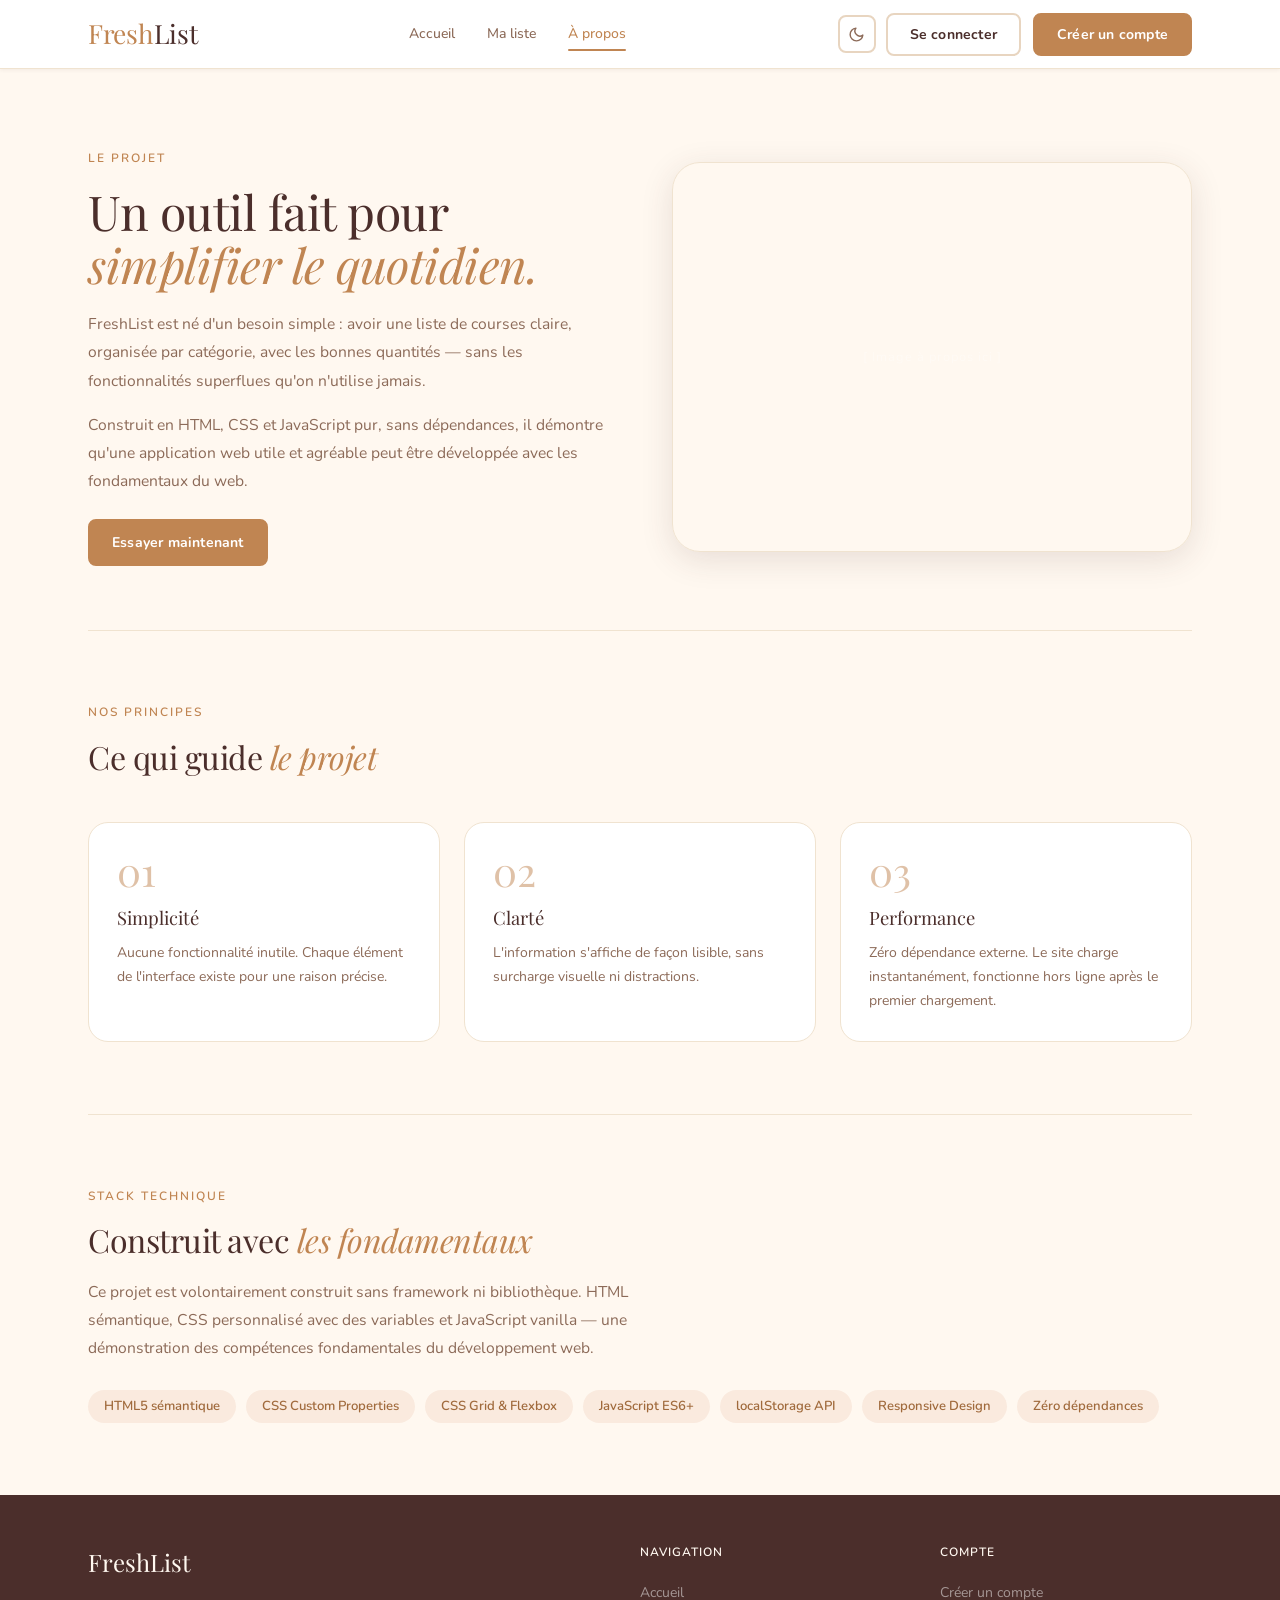
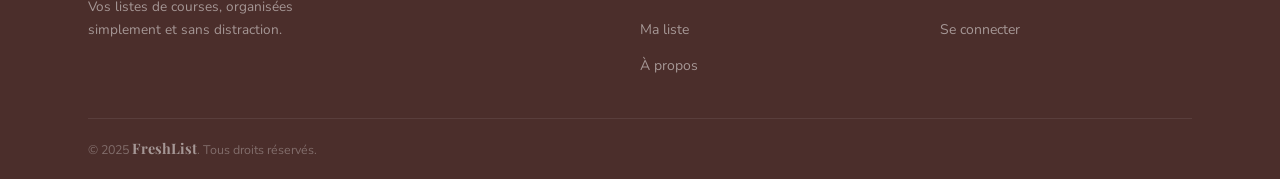
<file: about.html>
<!DOCTYPE html>
<html lang="fr">
<head>
  <script src="js/theme.js"></script>
  <meta charset="UTF-8">
  <meta name="viewport" content="width=device-width, initial-scale=1.0">
  <title>À propos — FreshList</title>
  <link rel="stylesheet" href="css/variables.css">
  <link rel="stylesheet" href="css/layout.css">
  <link rel="stylesheet" href="css/auth.css">
  <style>
    .about-hero {
      padding: 80px 0 64px;
      border-bottom: 1px solid var(--border-light);
    }
    .about-hero-grid {
      display: grid;
      grid-template-columns: 1fr 1fr;
      gap: 64px;
      align-items: center;
    }

    /* 
      ══════════════════════════════════════════════
      IMAGE À PROPOS — Hero card
      Remplace le .about-img-placeholder par :
      <img src="images/about.jpg" alt="À propos de FreshList" class="about-img">
      ══════════════════════════════════════════════
    */
    .about-img-placeholder {
      aspect-ratio: 4/3;
      background: linear-gradient(135deg, var(--cream) 0%, var(--brown-mid) 60%, var(--brown-dark) 100%);
      border-radius: var(--radius-xl);
      display: flex;
      align-items: center;
      justify-content: center;
      color: rgba(255,255,255,0.35);
      font-size: 0.8rem;
      letter-spacing: 1px;
      border: 1px solid var(--border-light);
      box-shadow: var(--shadow-md);
    }
    .about-img {
      width: 100%;
      aspect-ratio: 4/3;
      object-fit: cover;
      border-radius: var(--radius-xl);
      box-shadow: var(--shadow-md);
    }

    .about-label {
      font-size: 0.75rem;
      font-weight: 600;
      text-transform: uppercase;
      letter-spacing: 2px;
      color: var(--accent);
      margin-bottom: 16px;
    }
    .about-title {
      font-family: var(--font-display);
      font-size: clamp(2rem, 4vw, 3rem);
      font-weight: 300;
      line-height: 1.1;
      letter-spacing: -0.5px;
      margin-bottom: 20px;
    }
    .about-title em { font-style: italic; color: var(--accent); }
    .about-text { color: var(--text-muted); line-height: 1.8; margin-bottom: 16px; font-size: 0.975rem; }

    .about-section { padding: 72px 0; }
    .about-section:not(:last-child) { border-bottom: 1px solid var(--border-light); }

    .values-grid {
      display: grid;
      grid-template-columns: repeat(3, 1fr);
      gap: 24px;
      margin-top: 48px;
    }
    .value-card {
      padding: 28px;
      background: var(--surface);
      border: 1px solid var(--border-light);
      border-radius: var(--radius-lg);
    }
    .value-num {
      font-family: var(--font-display);
      font-size: 2.5rem;
      font-weight: 300;
      color: var(--accent);
      opacity: 0.5;
      line-height: 1;
      margin-bottom: 12px;
    }
    .value-card h3 {
      font-family: var(--font-display);
      font-size: 1.15rem;
      font-weight: 400;
      margin-bottom: 8px;
    }
    .value-card p { font-size: 0.875rem; color: var(--text-muted); line-height: 1.7; }

    .tech-list { display: flex; flex-wrap: wrap; gap: 10px; margin-top: 28px; }
    .tech-tag {
      padding: 6px 16px;
      background: var(--accent-light);
      color: var(--accent-hover);
      border-radius: 20px;
      font-size: 0.82rem;
      font-weight: 600;
    }

    @media (max-width: 768px) {
      .about-hero-grid { grid-template-columns: 1fr; }
      .about-img-placeholder { display: none; }
      .values-grid { grid-template-columns: 1fr; }
    }
  </style>
</head>
<body>

  <!-- HEADER -->
  <header class="site-header">
    <div class="container">
      <div class="header-inner">
        <a href="index.html" class="logo">Fresh<span>List</span></a>
        <nav class="site-nav">
          <a href="index.html" class="nav-link">Accueil</a>
          <a href="app.html"   class="nav-link">Ma liste</a>
          <a href="about.html" class="nav-link active">À propos</a>
        </nav>
        <div class="header-right">
        <button class="theme-toggle" onclick="toggleTheme()" title="Changer le thème" aria-label="Changer le thème">
          <!-- moon (shown in light mode) -->
          <svg class="icon-moon" viewBox="0 0 24 24"><path d="M21 12.79A9 9 0 1 1 11.21 3 7 7 0 0 0 21 12.79z"/></svg>
          <!-- sun (shown in dark mode) -->
          <svg class="icon-sun" viewBox="0 0 24 24"><circle cx="12" cy="12" r="5"/><line x1="12" y1="1" x2="12" y2="3"/><line x1="12" y1="21" x2="12" y2="23"/><line x1="4.22" y1="4.22" x2="5.64" y2="5.64"/><line x1="18.36" y1="18.36" x2="19.78" y2="19.78"/><line x1="1" y1="12" x2="3" y2="12"/><line x1="21" y1="12" x2="23" y2="12"/><line x1="4.22" y1="19.78" x2="5.64" y2="18.36"/><line x1="18.36" y1="5.64" x2="19.78" y2="4.22"/></svg>
        </button>
          <div id="nav-auth">
            <button class="btn btn-secondary" onclick="openModal('login')" style="margin-right:8px">Se connecter</button>
            <button class="btn btn-primary"   onclick="openModal('register')">Créer un compte</button>
          </div>
          <div id="nav-user" style="display:none" class="user-badge">
            <div class="user-avatar" id="user-avatar">A</div>
            <div class="user-info">
              <span class="user-name"  id="user-name">Andreas</span>
              <span class="user-email" id="user-email"></span>
            </div>
            <button class="btn-logout" onclick="logout()">Déconnexion</button>
          </div>
        </div>
      </div>
    </div>
  </header>

  <!-- MODAL AUTH -->
  <div class="overlay" id="modal-overlay">
    <div class="modal">
      <button class="modal-close" onclick="closeModal()">
        <svg viewBox="0 0 24 24"><line x1="18" y1="6" x2="6" y2="18"/><line x1="6" y1="6" x2="18" y2="18"/></svg>
      </button>
      <div class="modal-body auth-form" data-form="login">
        <h2 class="modal-title">Bon retour.</h2>
        <p class="modal-sub">Connectez-vous pour accéder à vos listes.</p>
        <div class="form-group"><label>E-mail</label>
          <input class="form-control" type="email" id="login-email" placeholder="vous@exemple.com"></div>
        <div class="form-group"><label>Mot de passe</label>
          <input class="form-control" type="password" id="login-pass" placeholder="••••••••"></div>
        <p class="error-msg" id="login-error"></p>
        <button class="btn btn-primary btn-submit" onclick="doLogin()">Se connecter</button>
        <div class="modal-switch">Pas de compte ? <a onclick="switchForm('register')">S'inscrire</a></div>
      </div>
      <div class="modal-body auth-form" data-form="register" style="display:none">
        <h2 class="modal-title">Créer un compte.</h2>
        <p class="modal-sub">Gratuit, rapide, sans publicité.</p>
        <div class="form-group"><label>Prénom</label>
          <input class="form-control" type="text" id="reg-name" placeholder="Votre prénom"></div>
        <div class="form-group"><label>E-mail</label>
          <input class="form-control" type="email" id="reg-email" placeholder="vous@exemple.com"></div>
        <div class="form-group"><label>Mot de passe</label>
          <input class="form-control" type="password" id="reg-pass" placeholder="Min. 6 caractères"></div>
        <p class="error-msg" id="reg-error"></p>
        <button class="btn btn-primary btn-submit" onclick="doRegister()">Créer mon compte</button>
        <div class="modal-switch">Déjà un compte ? <a onclick="switchForm('login')">Se connecter</a></div>
      </div>
    </div>
  </div>
  <div id="toast"></div>

  <!-- MAIN -->
  <main>
    <div class="container">

      <!-- HERO À PROPOS -->
      <section class="about-hero">
        <div class="about-hero-grid">
          <div>
            <p class="about-label">Le projet</p>
            <h1 class="about-title">Un outil fait pour<br><em>simplifier le quotidien.</em></h1>
            <p class="about-text">
              FreshList est né d'un besoin simple : avoir une liste de courses claire, organisée par catégorie, avec les bonnes quantités — sans les fonctionnalités superflues qu'on n'utilise jamais.
            </p>
            <p class="about-text">
              Construit en HTML, CSS et JavaScript pur, sans dépendances, il démontre qu'une application web utile et agréable peut être développée avec les fondamentaux du web.
            </p>
            <a href="app.html" class="btn btn-primary" style="margin-top:8px">Essayer maintenant</a>
          </div>

          <!-- 
            IMAGE À PROPOS
            ─────────────────────────────────────────
            Remplace ce bloc par :
            <img src="images/about.jpg" alt="À propos" class="about-img">
          -->
          <div class="about-img-placeholder">[ Image à propos ici ]</div>
        </div>
      </section>

      <!-- VALEURS -->
      <section class="about-section">
        <p class="about-label">Nos principes</p>
        <h2 class="about-title" style="font-size:2rem">Ce qui guide<em> le projet</em></h2>
        <div class="values-grid">
          <div class="value-card">
            <div class="value-num">01</div>
            <h3>Simplicité</h3>
            <p>Aucune fonctionnalité inutile. Chaque élément de l'interface existe pour une raison précise.</p>
          </div>
          <div class="value-card">
            <div class="value-num">02</div>
            <h3>Clarté</h3>
            <p>L'information s'affiche de façon lisible, sans surcharge visuelle ni distractions.</p>
          </div>
          <div class="value-card">
            <div class="value-num">03</div>
            <h3>Performance</h3>
            <p>Zéro dépendance externe. Le site charge instantanément, fonctionne hors ligne après le premier chargement.</p>
          </div>
        </div>
      </section>

      <!-- STACK TECHNIQUE -->
      <section class="about-section">
        <p class="about-label">Stack technique</p>
        <h2 class="about-title" style="font-size:2rem">Construit avec<em> les fondamentaux</em></h2>
        <p class="about-text" style="max-width:560px">
          Ce projet est volontairement construit sans framework ni bibliothèque. HTML sémantique, CSS personnalisé avec des variables et JavaScript vanilla — une démonstration des compétences fondamentales du développement web.
        </p>
        <div class="tech-list">
          <span class="tech-tag">HTML5 sémantique</span>
          <span class="tech-tag">CSS Custom Properties</span>
          <span class="tech-tag">CSS Grid & Flexbox</span>
          <span class="tech-tag">JavaScript ES6+</span>
          <span class="tech-tag">localStorage API</span>
          <span class="tech-tag">Responsive Design</span>
          <span class="tech-tag">Zéro dépendances</span>
        </div>
      </section>

    </div>
  </main>

  <!-- FOOTER -->
  <footer class="site-footer">
    <div class="container">
      <div class="footer-top">
        <div class="footer-brand">
          <span class="logo-footer">FreshList</span>
          <p>Vos listes de courses, organisées simplement et sans distraction.</p>
        </div>
        <div class="footer-col">
          <h4>Navigation</h4>
          <ul>
            <li><a href="index.html">Accueil</a></li>
            <li><a href="app.html">Ma liste</a></li>
            <li><a href="about.html">À propos</a></li>
          </ul>
        </div>
        <div class="footer-col">
          <h4>Compte</h4>
          <ul>
            <li><a href="#" onclick="openModal('register')">Créer un compte</a></li>
            <li><a href="#" onclick="openModal('login')">Se connecter</a></li>
          </ul>
        </div>
      </div>
      <div class="footer-bottom">
        <span>&copy; 2025 <strong>FreshList</strong>. Tous droits réservés.</span>
      </div>
    </div>
  </footer>

  <script src="js/auth.js"></script>
</body>
</html>
</file>
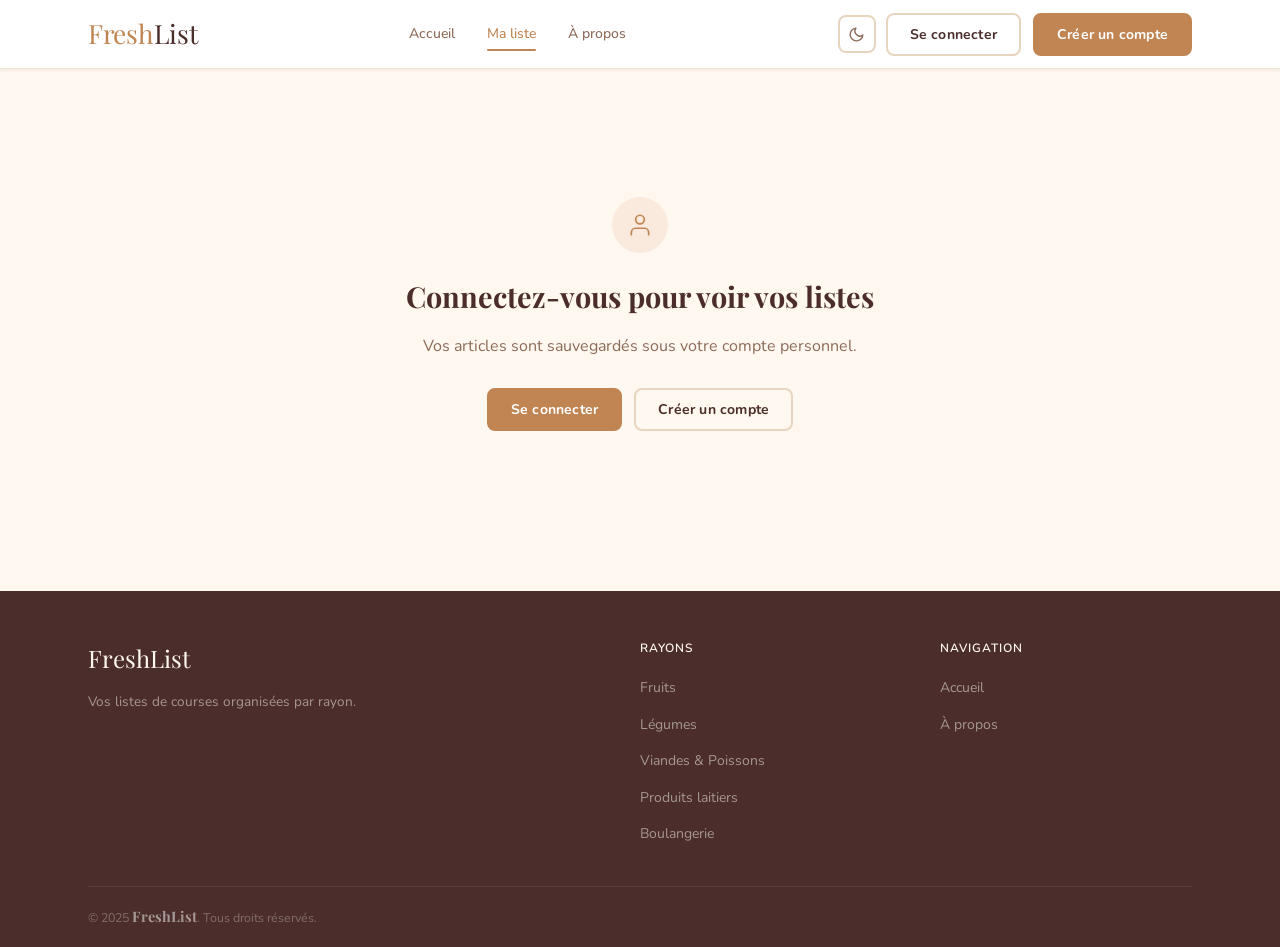
<file: app.html>
<!DOCTYPE html>
<html lang="fr">
<head>
  <script src="js/theme.js"></script>
  <meta charset="UTF-8">
  <meta name="viewport" content="width=device-width, initial-scale=1.0">
  <title>Ma liste — FreshList</title>
  <link rel="stylesheet" href="css/variables.css">
  <link rel="stylesheet" href="css/layout.css">
  <link rel="stylesheet" href="css/auth.css">
  <link rel="stylesheet" href="css/app.css">
  <style>
    /* ── PAGE APP ── */
    .app-wrap { max-width: 780px; margin: 0 auto; padding: 48px 28px 80px; }

    /* ── TOP BAR ── */
    .app-topbar {
      display: flex;
      align-items: center;
      justify-content: space-between;
      margin-bottom: 32px;
      gap: 16px;
    }
    .app-topbar h1 {
      font-family: var(--font-display);
      font-size: 1.9rem;
      font-weight: 700;
      color: var(--espresso);
      line-height: 1.1;
    }
    .app-topbar .app-date {
      font-size: .82rem;
      color: var(--text-muted);
      font-weight: 500;
      margin-top: 3px;
    }
    .app-topbar-actions { display: flex; gap: 8px; flex-shrink: 0; }

    /* ── PROGRESS STRIP ── */
    .progress-strip {
      background: var(--surface);
      border: 2px solid var(--border-light);
      border-radius: var(--radius);
      padding: 14px 20px;
      display: flex;
      align-items: center;
      gap: 16px;
      margin-bottom: 24px;
    }
    .pstrip-counts {
      display: flex;
      gap: 20px;
      flex-shrink: 0;
    }
    .pstrip-count { text-align: center; }
    .pstrip-num {
      font-family: var(--font-display);
      font-size: 1.5rem;
      font-weight: 700;
      color: var(--copper);
      line-height: 1;
    }
    .pstrip-label {
      font-size: .68rem;
      color: var(--text-muted);
      text-transform: uppercase;
      letter-spacing: .5px;
      font-weight: 700;
    }
    .pstrip-bar-wrap { flex: 1; display: flex; align-items: center; gap: 12px; }
    .pstrip-bar {
      flex: 1;
      height: 8px;
      background: var(--border-light);
      border-radius: 4px;
      overflow: hidden;
    }
    .pstrip-fill {
      height: 100%;
      background: linear-gradient(90deg, var(--copper), var(--sienna));
      border-radius: 4px;
      transition: width .4s var(--ease);
    }
    .pstrip-pct {
      font-size: .82rem;
      font-weight: 700;
      color: var(--copper);
      min-width: 36px;
      text-align: right;
    }

    /* ── TOOLBAR ── */
    .app-toolbar {
      display: flex;
      align-items: center;
      gap: 10px;
      margin-bottom: 16px;
      flex-wrap: wrap;
    }
    .filter-tabs {
      display: flex;
      background: var(--surface);
      border: 2px solid var(--border-light);
      border-radius: var(--radius-sm);
      padding: 3px;
      gap: 2px;
    }
    .ftab {
      padding: 5px 16px;
      border: none;
      border-radius: 6px;
      font-family: var(--font-body);
      font-size: .82rem;
      font-weight: 700;
      color: var(--text-muted);
      background: transparent;
      transition: all .15s;
      cursor: pointer;
    }
    .ftab:hover { color: var(--copper); }
    .ftab.active { background: var(--copper); color: #fff; }

    .app-search {
      margin-left: auto;
      position: relative;
    }
    .app-search svg {
      position: absolute; left: 11px; top: 50%;
      transform: translateY(-50%);
      width: 14px; height: 14px;
      stroke: var(--text-light); fill: none;
      stroke-width: 2.2; stroke-linecap: round; stroke-linejoin: round;
      pointer-events: none;
    }
    .app-search input {
      padding: 8px 14px 8px 33px;
      border: 2px solid var(--border);
      border-radius: 20px;
      font-size: .85rem;
      font-family: var(--font-body);
      font-weight: 500;
      background: var(--surface);
      color: var(--text);
      outline: none;
      width: 200px;
      transition: all .15s;
    }
    .app-search input:focus {
      border-color: var(--copper);
      box-shadow: 0 0 0 3px rgba(192,133,82,.12);
      width: 240px;
    }

    /* ── RAYON SHORTCUTS ── */
    .rayon-shortcuts {
      display: flex;
      gap: 6px;
      flex-wrap: wrap;
      margin-bottom: 20px;
    }
    .rayon-chip {
      padding: 5px 13px;
      border: 2px solid var(--border-light);
      border-radius: 20px;
      font-size: .78rem;
      font-weight: 700;
      color: var(--text-muted);
      text-decoration: none;
      transition: all .15s;
      background: var(--surface);
    }
    .rayon-chip:hover { border-color: var(--copper); color: var(--copper); }

    /* ── LISTE ── */
    .list-card {
      background: var(--surface);
      border: 2px solid var(--border-light);
      border-radius: var(--radius-lg);
      overflow: hidden;
    }

    /* Section par rayon */
    .rayon-section-header {
      display: flex;
      align-items: center;
      justify-content: space-between;
      padding: 12px 18px 10px;
      background: var(--bg);
      border-bottom: 1px solid var(--border-light);
    }
    .rayon-section-header + .rayon-section-header {
      border-top: 2px solid var(--border-light);
    }
    .rayon-section-label {
      font-size: .78rem;
      font-weight: 700;
      text-transform: uppercase;
      letter-spacing: .8px;
      color: var(--text-muted);
    }
    .rayon-section-link {
      font-size: .75rem;
      color: var(--copper);
      font-weight: 700;
      text-decoration: none;
    }
    .rayon-section-link:hover { text-decoration: underline; }

    /* Ligne article */
    .list-row {
      display: flex;
      align-items: center;
      gap: 14px;
      padding: 13px 18px;
      border-bottom: 1px solid var(--border-light);
      transition: background .1s;
    }
    .list-row:last-child { border-bottom: none; }
    .list-row:hover { background: var(--bg); }
    .list-row.done { opacity: .5; }
    .list-row.done .lr-name { text-decoration: line-through; color: var(--text-light); }

    /* Checkbox */
    .lr-check {
      width: 22px; height: 22px;
      border-radius: 50%;
      border: 2px solid var(--border);
      appearance: none; -webkit-appearance: none;
      cursor: pointer;
      flex-shrink: 0;
      position: relative;
      transition: all .15s;
    }
    .lr-check:checked { background: var(--copper); border-color: var(--copper); }
    .lr-check:checked::after {
      content: '';
      position: absolute; inset: 0;
      background: url("data:image/svg+xml,%3Csvg xmlns='http://www.w3.org/2000/svg' viewBox='0 0 12 12'%3E%3Cpath d='M2 6l3 3 5-5' stroke='white' stroke-width='2' fill='none' stroke-linecap='round'/%3E%3C/svg%3E") center/70% no-repeat;
    }
    .lr-check:hover:not(:checked) { border-color: var(--copper); }

    /* Nom */
    .lr-name {
      flex: 1;
      font-size: .95rem;
      font-weight: 600;
      color: var(--text);
    }

    /* Qty pill */
    .lr-qty {
      font-size: .82rem;
      color: var(--text-muted);
      font-weight: 600;
      background: var(--bg);
      border: 1px solid var(--border-light);
      border-radius: 20px;
      padding: 2px 10px;
      white-space: nowrap;
      flex-shrink: 0;
    }

    /* Delete */
    .lr-del {
      width: 30px; height: 30px;
      border: none; background: none;
      color: var(--border);
      display: flex; align-items: center; justify-content: center;
      border-radius: 6px;
      transition: all .15s;
      flex-shrink: 0;
    }
    .lr-del svg { width: 15px; height: 15px; stroke: currentColor; fill: none; stroke-width: 2.2; stroke-linecap: round; stroke-linejoin: round; }
    .lr-del:hover { background: var(--danger-light); color: var(--danger); }

    /* Empty */
    .list-empty {
      text-align: center;
      padding: 64px 24px;
      color: var(--text-muted);
    }
    .list-empty-icon {
      width: 56px; height: 56px;
      background: var(--accent-light);
      border-radius: 50%;
      display: flex; align-items: center; justify-content: center;
      margin: 0 auto 16px;
    }
    .list-empty-icon svg { width: 26px; height: 26px; stroke: var(--copper); fill: none; stroke-width: 1.6; stroke-linecap: round; stroke-linejoin: round; }
    .list-empty strong { display: block; font-family: var(--font-display); font-size: 1.3rem; font-weight: 700; color: var(--espresso); margin-bottom: 8px; }
    .list-empty p { font-size: .875rem; line-height: 1.6; }

    /* Guest */
    .guest-wrap { text-align: center; padding: 80px 24px; }
    .guest-wrap h2 { font-family: var(--font-display); font-size: 1.8rem; font-weight: 700; color: var(--espresso); margin-bottom: 12px; }
    .guest-wrap p { color: var(--text-muted); margin-bottom: 28px; line-height: 1.7; }
    .guest-actions { display: flex; gap: 12px; justify-content: center; flex-wrap: wrap; }

    @media (max-width: 600px) {
      .app-wrap { padding: 28px 16px 60px; }
      .app-topbar { flex-direction: column; align-items: flex-start; }
      .pstrip-counts { gap: 14px; }
      .app-search input, .app-search input:focus { width: 100%; }
      .app-search { width: 100%; }
    }
  </style>
</head>
<body>

<!-- ═══ HEADER ═══ -->
<header class="site-header">
  <div class="container">
    <div class="header-inner">
      <a href="index.html" class="logo">Fresh<span>List</span></a>
      <nav class="site-nav">
        <a href="index.html" class="nav-link">Accueil</a>
        <a href="app.html"   class="nav-link active">Ma liste</a>
        <a href="about.html" class="nav-link">À propos</a>
      </nav>
      <div class="header-right">
        <button class="theme-toggle" onclick="toggleTheme()" title="Changer le thème" aria-label="Changer le thème">
          <!-- moon (shown in light mode) -->
          <svg class="icon-moon" viewBox="0 0 24 24"><path d="M21 12.79A9 9 0 1 1 11.21 3 7 7 0 0 0 21 12.79z"/></svg>
          <!-- sun (shown in dark mode) -->
          <svg class="icon-sun" viewBox="0 0 24 24"><circle cx="12" cy="12" r="5"/><line x1="12" y1="1" x2="12" y2="3"/><line x1="12" y1="21" x2="12" y2="23"/><line x1="4.22" y1="4.22" x2="5.64" y2="5.64"/><line x1="18.36" y1="18.36" x2="19.78" y2="19.78"/><line x1="1" y1="12" x2="3" y2="12"/><line x1="21" y1="12" x2="23" y2="12"/><line x1="4.22" y1="19.78" x2="5.64" y2="18.36"/><line x1="18.36" y1="5.64" x2="19.78" y2="4.22"/></svg>
        </button>
        <div id="nav-auth">
          <button class="btn btn-secondary" onclick="openModal('login')" style="margin-right:8px">Se connecter</button>
          <button class="btn btn-primary" onclick="openModal('register')">Créer un compte</button>
        </div>
        <div id="nav-user" style="display:none" class="user-badge">
          <div class="user-avatar" id="user-avatar">A</div>
          <div class="user-info">
            <span class="user-name" id="user-name">Andreas</span>
            <span class="user-email" id="user-email"></span>
          </div>
          <button class="btn-logout" onclick="logout()">Déconnexion</button>
        </div>
      </div>
    </div>
  </div>
</header>

<!-- Modal auth -->
<div class="overlay" id="modal-overlay">
  <div class="modal">
    <div class="modal-stripe"></div>
    <button class="modal-close" onclick="closeModal()">
      <svg viewBox="0 0 24 24"><line x1="18" y1="6" x2="6" y2="18"/><line x1="6" y1="6" x2="18" y2="18"/></svg>
    </button>
    <div class="modal-body auth-form" data-form="login">
      <h2 class="modal-title">Bon retour.</h2>
      <p class="modal-sub">Connectez-vous pour accéder à vos listes.</p>
      <div class="form-group"><label>E-mail</label>
        <input class="form-control" type="email" id="login-email" placeholder="vous@exemple.com"></div>
      <div class="form-group"><label>Mot de passe</label>
        <input class="form-control" type="password" id="login-pass" placeholder="••••••••"></div>
      <p class="error-msg" id="login-error"></p>
      <button class="btn btn-primary btn-submit" onclick="doLogin()">Se connecter</button>
      <div class="modal-switch">Pas de compte ? <a onclick="switchForm('register')">S'inscrire</a></div>
    </div>
    <div class="modal-body auth-form" data-form="register" style="display:none">
      <h2 class="modal-title">Créer un compte.</h2>
      <p class="modal-sub">Gratuit, rapide, sans publicité.</p>
      <div class="form-group"><label>Prénom</label>
        <input class="form-control" type="text" id="reg-name" placeholder="Votre prénom"></div>
      <div class="form-group"><label>E-mail</label>
        <input class="form-control" type="email" id="reg-email" placeholder="vous@exemple.com"></div>
      <div class="form-group"><label>Mot de passe</label>
        <input class="form-control" type="password" id="reg-pass" placeholder="Min. 6 caractères"></div>
      <p class="error-msg" id="reg-error"></p>
      <button class="btn btn-primary btn-submit" onclick="doRegister()">Créer mon compte</button>
      <div class="modal-switch">Déjà un compte ? <a onclick="switchForm('login')">Se connecter</a></div>
    </div>
  </div>
</div>
<div id="toast"></div>

<!-- ═══ MAIN ═══ -->
<main>
  <div class="app-wrap">

    <!-- GUEST -->
    <div id="guest-banner" style="display:none">
      <div class="guest-wrap">
        <div class="list-empty-icon" style="margin-bottom:20px">
          <svg viewBox="0 0 24 24"><path d="M20 21v-2a4 4 0 0 0-4-4H8a4 4 0 0 0-4 4v2"/><circle cx="12" cy="7" r="4"/></svg>
        </div>
        <h2>Connectez-vous pour voir vos listes</h2>
        <p>Vos articles sont sauvegardés sous votre compte personnel.</p>
        <div class="guest-actions">
          <button class="btn btn-primary" onclick="openModal('login')">Se connecter</button>
          <button class="btn btn-secondary" onclick="openModal('register')">Créer un compte</button>
        </div>
      </div>
    </div>

    <!-- APP CONTENT -->
    <div id="app-content">

      <!-- TOP BAR -->
      <div class="app-topbar">
        <div>
          <h1>Ma liste de courses</h1>
          <div class="app-date" id="app-date"></div>
        </div>
        <div class="app-topbar-actions">
          <a href="index.html" class="btn btn-secondary" style="text-decoration:none">
            <svg viewBox="0 0 24 24"><line x1="12" y1="5" x2="12" y2="19"/><line x1="5" y1="12" x2="19" y2="12"/></svg>
            Ajouter
          </a>
          <button class="btn btn-danger" onclick="clearAllDone()">
            <svg viewBox="0 0 24 24"><polyline points="3 6 5 6 21 6"/><path d="M19 6l-1 14a2 2 0 0 1-2 2H8a2 2 0 0 1-2-2L5 6"/></svg>
            Effacer achetés
          </button>
        </div>
      </div>

      <!-- PROGRESS STRIP -->
      <div class="progress-strip">
        <div class="pstrip-counts">
          <div class="pstrip-count">
            <div class="pstrip-num" id="stat-total">0</div>
            <div class="pstrip-label">Total</div>
          </div>
          <div class="pstrip-count">
            <div class="pstrip-num" id="stat-remain" style="color:var(--sienna)">0</div>
            <div class="pstrip-label">Restants</div>
          </div>
          <div class="pstrip-count">
            <div class="pstrip-num" id="stat-done" style="color:var(--success)">0</div>
            <div class="pstrip-label">Achetés</div>
          </div>
        </div>
        <div class="pstrip-bar-wrap">
          <div class="pstrip-bar">
            <div class="pstrip-fill" id="progress-fill" style="width:0%"></div>
          </div>
          <span class="pstrip-pct" id="progress-pct">0%</span>
        </div>
      </div>

      <!-- RAYONS SHORTCUTS -->
      <div class="rayon-shortcuts" id="rayon-shortcuts"></div>

      <!-- TOOLBAR -->
      <div class="app-toolbar">
        <div class="filter-tabs">
          <button class="ftab active" data-filter="all"     onclick="setFilter('all')">Tout</button>
          <button class="ftab"        data-filter="pending" onclick="setFilter('pending')">À acheter</button>
          <button class="ftab"        data-filter="done"    onclick="setFilter('done')">Achetés</button>
        </div>
        <div class="app-search">
          <svg viewBox="0 0 24 24"><circle cx="11" cy="11" r="8"/><line x1="21" y1="21" x2="16.65" y2="16.65"/></svg>
          <input type="text" id="search-input" placeholder="Rechercher…" oninput="renderList()">
        </div>
      </div>

      <!-- LISTE -->
      <div class="list-card" id="item-list"></div>

    </div><!-- /#app-content -->
  </div>
</main>

<!-- ═══ FOOTER ═══ -->
<footer class="site-footer">
  <div class="container">
    <div class="footer-top">
      <div class="footer-brand">
        <span class="logo-footer">FreshList</span>
        <p>Vos listes de courses organisées par rayon.</p>
      </div>
      <div class="footer-col">
        <h4>Rayons</h4>
        <ul id="footer-cats"></ul>
      </div>
      <div class="footer-col">
        <h4>Navigation</h4>
        <ul>
          <li><a href="index.html">Accueil</a></li>
          <li><a href="about.html">À propos</a></li>
        </ul>
      </div>
    </div>
    <div class="footer-bottom">
      <span>&copy; 2025 <strong>FreshList</strong>. Tous droits réservés.</span>
    </div>
  </div>
</footer>

<script src="js/data.js"></script>
<script src="js/auth.js"></script>
<script>
let filterMode = 'all';

document.addEventListener('DOMContentLoaded', () => {
  // Date
  document.getElementById('app-date').textContent =
    new Date().toLocaleDateString('fr-FR', { weekday:'long', year:'numeric', month:'long', day:'numeric' });

  // Raccourcis rayons
  const sc = document.getElementById('rayon-shortcuts');
  if (sc) sc.innerHTML = CATEGORIES.map(c =>
    `<a href="category.html?cat=${c.id}" class="rayon-chip">${c.label}</a>`
  ).join('');

  // Footer
  const fc = document.getElementById('footer-cats');
  if (fc) fc.innerHTML = CATEGORIES.slice(0,5).map(c =>
    `<li><a href="category.html?cat=${c.id}">${c.label}</a></li>`
  ).join('');

  // Auth state
  const user = getCurrentUser();
  toggleView(!!user);
  if (user) renderAll();

  window.onAuthSuccess = () => { toggleView(true);  renderAll(); };
  window.onLogout      = () => { toggleView(false); };
});

function toggleView(loggedIn) {
  document.getElementById('guest-banner').style.display  = loggedIn ? 'none' : '';
  document.getElementById('app-content').style.display   = loggedIn ? '' : 'none';
}

function setFilter(mode) {
  filterMode = mode;
  document.querySelectorAll('.ftab').forEach(b =>
    b.classList.toggle('active', b.dataset.filter === mode)
  );
  renderList();
}

function renderAll() { renderStats(); renderList(); }

function renderStats() {
  const cart  = getCart();
  const total = cart.length;
  const done  = cart.filter(i => i.done).length;
  const remain = total - done;
  const pct   = total ? Math.round(done / total * 100) : 0;

  setText('stat-total',  total);
  setText('stat-done',   done);
  setText('stat-remain', remain);
  setText('progress-pct', pct + '%');

  const fill = document.getElementById('progress-fill');
  if (fill) fill.style.width = pct + '%';
}

function renderList() {
  const container = document.getElementById('item-list');
  if (!container) return;

  const search = document.getElementById('search-input')?.value.trim().toLowerCase() || '';

  let cart = getCart().filter(i => {
    if (filterMode === 'done')    return i.done;
    if (filterMode === 'pending') return !i.done;
    return true;
  }).filter(i =>
    !search ||
    i.name.toLowerCase().includes(search) ||
    getCategoryLabel(i.category).toLowerCase().includes(search)
  );

  // ── LISTE VIDE ──
  if (cart.length === 0) {
    const isEmpty = getCart().length === 0;
    container.innerHTML = `
      <div class="list-empty">
        <div class="list-empty-icon">
          <svg viewBox="0 0 24 24"><path d="M9 5H7a2 2 0 0 0-2 2v12a2 2 0 0 0 2 2h10a2 2 0 0 0 2-2V7a2 2 0 0 0-2-2h-2"/><rect x="9" y="3" width="6" height="4" rx="1"/></svg>
        </div>
        <strong>${isEmpty ? 'Votre liste est vide' : 'Aucun article trouvé'}</strong>
        <p>${isEmpty
          ? 'Parcourez les rayons pour ajouter des articles.'
          : 'Essayez un autre filtre ou terme de recherche.'
        }</p>
        ${isEmpty ? '<a href="index.html" class="btn btn-primary" style="margin-top:18px;text-decoration:none">Parcourir les rayons</a>' : ''}
      </div>`;
    return;
  }

  // ── GROUPER PAR CATÉGORIE ──
  const groups = {};
  cart.forEach(item => {
    if (!groups[item.category]) groups[item.category] = [];
    groups[item.category].push(item);
  });

  // ── RENDER GROUPES ──
  container.innerHTML = Object.entries(groups).map(([catId, items], gi) => {
    const cat      = getCategoryById(catId);
    const catLabel = cat ? cat.label : 'Autre';

    const rows = items.map(item => `
      <div class="list-row ${item.done ? 'done' : ''}">
        <input type="checkbox" class="lr-check" ${item.done ? 'checked' : ''}
          onchange="toggleItem(${item.id})">
        <span class="lr-name">${esc(item.name)}</span>
        <span class="lr-qty">${item.qty} ${item.unit}</span>
        <button class="lr-del" onclick="deleteItem(${item.id})" title="Supprimer">
          <svg viewBox="0 0 24 24"><polyline points="3 6 5 6 21 6"/><path d="M19 6l-1 14a2 2 0 0 1-2 2H8a2 2 0 0 1-2-2L5 6"/><path d="M10 11v6M14 11v6"/></svg>
        </button>
      </div>
    `).join('');

    const sep = gi > 0 ? 'border-top:2px solid var(--border-light)' : '';

    return `
      <div style="${sep}">
        <div class="rayon-section-header">
          <span class="rayon-section-label">${catLabel}</span>
          <a href="category.html?cat=${catId}" class="rayon-section-link">+ Ajouter dans ce rayon</a>
        </div>
        ${rows}
      </div>
    `;
  }).join('');
}

// ── ACTIONS ──
function toggleItem(id) {
  const cart = getCart();
  const item = cart.find(i => i.id === id);
  if (item) { item.done = !item.done; saveCart(cart); renderAll(); }
}

function deleteItem(id) {
  saveCart(getCart().filter(i => i.id !== id));
  renderAll();
  updateHeaderUI();
  showToast('Article supprimé.');
}

function clearAllDone() {
  const cart  = getCart();
  const count = cart.filter(i => i.done).length;
  if (!count) { showToast('Aucun article coché à effacer.'); return; }
  saveCart(cart.filter(i => !i.done));
  renderAll();
  updateHeaderUI();
  showToast(`${count} article${count > 1 ? 's' : ''} effacé${count > 1 ? 's' : ''}.`);
}

function esc(s) {
  return String(s)
    .replace(/&/g,'&amp;').replace(/</g,'&lt;')
    .replace(/>/g,'&gt;').replace(/"/g,'&quot;');
}
function setText(id, v) { const el = document.getElementById(id); if (el) el.textContent = v; }
</script>
</body>
</html>
</file>
<file: css/variables.css>
/* ================================================
   FRESHLIST — Variables & Reset global
   Fonts   : Playfair Display + Nunito (inchangés)
   Themes  : Light (warm ivory) · Dark (black & white)
   ================================================ */

@import url('https://fonts.googleapis.com/css2?family=Playfair+Display:ital,wght@0,400;0,600;0,700;1,400;1,600&family=Nunito:wght@300;400;500;600;700&display=swap');

/* ══════════════════════════════════════════
   LIGHT MODE (default — palette originale)
══════════════════════════════════════════ */
:root {
  --ivory:        #FFF8F0;
  --copper:       #C08552;
  --sienna:       #8C5A3C;
  --espresso:     #4B2E2B;
  --cream:        #FFF8F0;

  --bg:           #FFF8F0;
  --bg-alt:       #FEF0E0;
  --surface:      #FFFFFF;
  --surface-warm: #FFFCF8;
  --border:       #E8D5C0;
  --border-light: #F0E3D0;

  --text:         #4B2E2B;
  --text-muted:   #8C6A58;
  --text-light:   #B89080;

  --accent:       #C08552;
  --accent-dark:  #8C5A3C;
  --accent-hover: #A06A3C;
  --accent-light: #FAEADE;
  --accent-ultra: #FDF5EC;

  --danger:       #C0392B;
  --danger-light: #FDF0EE;
  --success:      #5A8C4A;
  --success-light:#EEF6EB;

  --c-fruits:    #FEF3E8; --c-fruits-t:    #A04A10;
  --c-legumes:   #EDF5E8; --c-legumes-t:   #3A7A28;
  --c-viandes:   #FCEAE8; --c-viandes-t:   #9A2820;
  --c-laitiers:  #EAF2FC; --c-laitiers-t:  #2050A0;
  --c-boulangerie:#FEF8E4;--c-boulangerie-t:#8A5800;
  --c-boissons:  #F0ECFE; --c-boissons-t:  #4A28B0;
  --c-surgeles:  #E4F2FE; --c-surgeles-t:  #105898;
  --c-epices:    #FEF0E4; --c-epices-t:    #8C4010;
  --c-autre:     #F5EDE8; --c-autre-t:     #6A4030;

  --font-display: 'Playfair Display', Georgia, serif;
  --font-body:    'Nunito', system-ui, sans-serif;

  --radius:    12px;
  --radius-sm: 8px;
  --radius-lg: 20px;
  --radius-xl: 28px;

  --shadow-xs: 0 1px 4px rgba(75,46,43,.07);
  --shadow-sm: 0 3px 14px rgba(75,46,43,.10);
  --shadow-md: 0 8px 32px rgba(75,46,43,.13);
  --shadow-lg: 0 20px 64px rgba(75,46,43,.18);

  --ease:   cubic-bezier(.4,0,.2,1);
  --spring: cubic-bezier(.34,1.56,.64,1);
}

/* ══════════════════════════════════════════
   DARK MODE — noir & blanc
══════════════════════════════════════════ */
[data-theme="dark"] {
  --ivory:        #E8E8E8;
  --copper:       #CCCCCC;
  --sienna:       #AAAAAA;
  --espresso:     #F0F0F0;
  --cream:        #1A1A1A;

  --bg:           #0A0A0A;
  --bg-alt:       #141414;
  --surface:      #161616;
  --surface-warm: #1C1C1C;
  --border:       #2E2E2E;
  --border-light: #222222;

  --text:         #F0F0F0;
  --text-muted:   #909090;
  --text-light:   #555555;

  --accent:       #FFFFFF;
  --accent-dark:  #CCCCCC;
  --accent-hover: #DDDDDD;
  --accent-light: #1E1E1E;
  --accent-ultra: #141414;

  --danger:       #FF6B6B;
  --danger-light: #200A0A;
  --success:      #6BCB77;
  --success-light:#0A1A0C;

  --c-fruits:    #1E1E1E; --c-fruits-t:    #D8D8D8;
  --c-legumes:   #1A1A1A; --c-legumes-t:   #D0D0D0;
  --c-viandes:   #201818; --c-viandes-t:   #E0D8D8;
  --c-laitiers:  #18181E; --c-laitiers-t:  #D0D0E0;
  --c-boulangerie:#1E1C16;--c-boulangerie-t:#E0DCC8;
  --c-boissons:  #18161E; --c-boissons-t:  #CCC8E0;
  --c-surgeles:  #16181E; --c-surgeles-t:  #C8D0E0;
  --c-epices:    #1E1A16; --c-epices-t:    #E0D8C8;
  --c-autre:     #1A1816; --c-autre-t:     #D8D0CC;

  --shadow-xs: 0 1px 4px rgba(0,0,0,.5);
  --shadow-sm: 0 3px 14px rgba(0,0,0,.6);
  --shadow-md: 0 8px 32px rgba(0,0,0,.7);
  --shadow-lg: 0 20px 64px rgba(0,0,0,.8);
}

/* ══════════════════════════════════════════
   THEME TOGGLE BUTTON
══════════════════════════════════════════ */
.theme-toggle {
  width: 38px;
  height: 38px;
  border-radius: var(--radius-sm);
  border: 2px solid var(--border);
  background: var(--surface);
  color: var(--text-muted);
  display: inline-flex;
  align-items: center;
  justify-content: center;
  cursor: pointer;
  flex-shrink: 0;
}
.theme-toggle:hover {
  border-color: var(--accent);
  color: var(--accent);
  background: var(--accent-light);
}
.theme-toggle svg {
  width: 17px;
  height: 17px;
  stroke: currentColor;
  fill: none;
  stroke-width: 2;
  stroke-linecap: round;
  stroke-linejoin: round;
}
.theme-toggle .icon-sun  { display: none; }
.theme-toggle .icon-moon { display: block; }
[data-theme="dark"] .theme-toggle .icon-sun  { display: block; }
[data-theme="dark"] .theme-toggle .icon-moon { display: none; }

/* ══════════════════════════════════════════
   DARK MODE OVERRIDES
══════════════════════════════════════════ */
[data-theme="dark"] .site-footer {
  background: #000000;
  border-top: 1px solid #222;
}
[data-theme="dark"] .hero-bg::after {
  background: linear-gradient(105deg,rgba(10,10,10,.97) 0%,rgba(10,10,10,.90) 35%,rgba(10,10,10,.60) 60%,rgba(0,0,0,.15) 100%);
}
[data-theme="dark"] .cat-card-img::after {
  background: linear-gradient(to top,rgba(0,0,0,.80) 0%,transparent 60%);
}
[data-theme="dark"] .cta-band { background: #000000; }
[data-theme="dark"] .cta-band p { color: rgba(240,240,240,.6); }
[data-theme="dark"] #toast { background:#1A1A1A;color:#F0F0F0;border-left-color:#FFFFFF; }
[data-theme="dark"] .btn-primary { background:#FFFFFF;color:#0A0A0A;border-color:#FFFFFF; }
[data-theme="dark"] .btn-primary:hover { background:#DDDDDD;border-color:#DDDDDD; }
[data-theme="dark"] .btn-dark { background:#F0F0F0;color:#0A0A0A;border-color:#F0F0F0; }
[data-theme="dark"] .section-eyebrow { color: #888888; }
[data-theme="dark"] .section-eyebrow::before { background: #888888; }
[data-theme="dark"] .hero-eyebrow { color: #888888; }
[data-theme="dark"] .hero-eyebrow::before { background: #888888; }
[data-theme="dark"] .scroll-arrow { border-color: #888888; }
[data-theme="dark"] .filter-pill.active { background:#FFFFFF;color:#0A0A0A; }
[data-theme="dark"] .product-card.in-list::after { background:#FFFFFF;color:#0A0A0A; }
[data-theme="dark"] .form-control:focus { border-color:#FFFFFF;box-shadow:0 0 0 3px rgba(255,255,255,.10); }
[data-theme="dark"] .search-box input:focus { border-color:#FFFFFF;box-shadow:0 0 0 3px rgba(255,255,255,.10); }
[data-theme="dark"] .overlay { background: rgba(0,0,0,.88); }
[data-theme="dark"] .cat-hero-bg::after { background:linear-gradient(to top,rgba(0,0,0,.90) 0%,rgba(0,0,0,.40) 60%,transparent 100%); }
[data-theme="dark"] .cat-hero-back { color: rgba(240,240,240,.7); }
[data-theme="dark"] .cat-hero-sub { color: rgba(240,240,240,.7); }

/* smooth transitions */
body,body *{transition:background-color .22s var(--ease),border-color .22s var(--ease),color .22s var(--ease),box-shadow .22s var(--ease)}
.btn,.btn-icon,.theme-toggle,a,button{transition:all .18s var(--ease)}

/* ══════════════════════════════════════════
   RESET & BASE
══════════════════════════════════════════ */
*,*::before,*::after{box-sizing:border-box;margin:0;padding:0}
html{scroll-behavior:smooth}
body{font-family:var(--font-body);background:var(--bg);color:var(--text);min-height:100vh;display:flex;flex-direction:column;line-height:1.65;-webkit-font-smoothing:antialiased}
a{color:inherit;text-decoration:none}
button{cursor:pointer;font-family:var(--font-body)}
input,select,textarea{font-family:var(--font-body)}
ul,ol{list-style:none}
img{max-width:100%;display:block}

.container{max-width:1160px;margin:0 auto;padding:0 28px}

.btn{display:inline-flex;align-items:center;gap:8px;padding:10px 22px;border-radius:var(--radius-sm);border:2px solid transparent;font-size:.875rem;font-weight:700;letter-spacing:.2px;transition:all .18s var(--ease);white-space:nowrap}
.btn svg{width:16px;height:16px;stroke:currentColor;fill:none;stroke-width:2.2;stroke-linecap:round;stroke-linejoin:round;flex-shrink:0}
.btn-primary{background:var(--accent);color:#fff;border-color:var(--accent)}
.btn-primary:hover{background:var(--accent-hover);border-color:var(--accent-hover);transform:translateY(-1px);box-shadow:var(--shadow-sm)}
.btn-dark{background:var(--espresso);color:#fff;border-color:var(--espresso)}
.btn-dark:hover{background:var(--sienna);transform:translateY(-1px)}
.btn-secondary{background:transparent;color:var(--text);border-color:var(--border)}
.btn-secondary:hover{border-color:var(--accent);color:var(--accent)}
.btn-ghost{background:transparent;color:var(--text-muted);border-color:transparent;padding:8px 12px}
.btn-ghost:hover{background:var(--accent-light);color:var(--accent)}
.btn-danger{background:transparent;color:var(--danger);border-color:var(--border)}
.btn-danger:hover{background:var(--danger-light);border-color:var(--danger)}
.btn-icon{width:36px;height:36px;padding:0;border-radius:var(--radius-sm);border:2px solid var(--border);background:none;color:var(--text-muted);display:inline-flex;align-items:center;justify-content:center;transition:all .15s var(--ease)}
.btn-icon svg{width:15px;height:15px;stroke:currentColor;fill:none;stroke-width:2.2;stroke-linecap:round;stroke-linejoin:round}
.btn-icon:hover{border-color:var(--accent);color:var(--accent);background:var(--accent-light)}
.btn-icon.danger:hover{border-color:var(--danger);color:var(--danger);background:var(--danger-light)}

.form-group{margin-bottom:18px}
.form-group label{display:block;font-size:.72rem;font-weight:700;text-transform:uppercase;letter-spacing:1px;color:var(--text-muted);margin-bottom:6px}
.form-control{width:100%;padding:10px 14px;border:2px solid var(--border);border-radius:var(--radius-sm);background:var(--surface);color:var(--text);font-size:.9rem;outline:none;transition:border-color .15s,box-shadow .15s}
.form-control:focus{border-color:var(--accent);box-shadow:0 0 0 3px rgba(192,133,82,.15)}
.form-control::placeholder{color:var(--text-light)}

.badge{display:inline-flex;align-items:center;gap:4px;padding:3px 10px;border-radius:20px;font-size:.7rem;font-weight:700;letter-spacing:.3px}
.badge-fruits     {background:var(--c-fruits);     color:var(--c-fruits-t)}
.badge-legumes    {background:var(--c-legumes);    color:var(--c-legumes-t)}
.badge-viandes    {background:var(--c-viandes);    color:var(--c-viandes-t)}
.badge-laitiers   {background:var(--c-laitiers);   color:var(--c-laitiers-t)}
.badge-boulangerie{background:var(--c-boulangerie);color:var(--c-boulangerie-t)}
.badge-boissons   {background:var(--c-boissons);   color:var(--c-boissons-t)}
.badge-surgeles   {background:var(--c-surgeles);   color:var(--c-surgeles-t)}
.badge-epices     {background:var(--c-epices);     color:var(--c-epices-t)}
.badge-autre      {background:var(--c-autre);      color:var(--c-autre-t)}

@keyframes fadeUp  {from{opacity:0;transform:translateY(16px)}to{opacity:1;transform:translateY(0)}}
@keyframes fadeIn  {from{opacity:0}to{opacity:1}}
@keyframes popIn   {from{opacity:0;transform:scale(.92)}to{opacity:1;transform:scale(1)}}
@keyframes slideRow{from{opacity:0;transform:translateX(-8px)}to{opacity:1;transform:translateX(0)}}
.animate-fadeup{animation:fadeUp .4s var(--ease) both}
.animate-fadein{animation:fadeIn .3s var(--ease) both}
.animate-popin {animation:popIn .3s var(--spring) both}
.delay-1{animation-delay:.07s}.delay-2{animation-delay:.14s}
.delay-3{animation-delay:.21s}.delay-4{animation-delay:.28s}.delay-5{animation-delay:.35s}

#toast{position:fixed;bottom:28px;right:28px;background:var(--espresso);color:var(--ivory);padding:13px 22px;border-radius:var(--radius-sm);font-size:.875rem;font-weight:600;box-shadow:var(--shadow-md);z-index:9999;opacity:0;transform:translateY(10px);transition:all .22s var(--ease);pointer-events:none;border-left:4px solid var(--copper);max-width:340px}
#toast.show{opacity:1;transform:translateY(0)}

.error-msg{color:var(--danger);font-size:.8rem;margin-top:6px;display:none;gap:5px}
.error-msg.visible{display:flex}

.section-eyebrow{font-size:.72rem;font-weight:700;text-transform:uppercase;letter-spacing:2.5px;color:var(--copper);margin-bottom:14px;display:flex;align-items:center;gap:10px}
.section-eyebrow::before{content:'';width:28px;height:2px;background:var(--copper);border-radius:2px}
.section-title{font-family:var(--font-display);font-size:clamp(1.9rem,4vw,3rem);font-weight:700;color:var(--espresso);line-height:1.1;letter-spacing:-.5px}
.section-title em{font-style:italic;color:var(--copper);font-weight:400}

@media(max-width:768px){.container{padding:0 16px}}
</file>
<file: css/layout.css>
/* ================================================
   FRESHLIST — Header & Footer
   ================================================ */

/* ─── HEADER ────────────────────────────────────── */
.site-header {
  background: var(--surface);
  border-bottom: 1px solid var(--border-light);
  position: sticky;
  top: 0;
  z-index: 100;
  box-shadow: var(--shadow-xs);
}

.header-inner {
  display: flex;
  align-items: center;
  justify-content: space-between;
  height: 68px;
  gap: 24px;
}

/* Logo */
.logo {
  font-family: var(--font-display);
  font-size: 1.65rem;
  font-weight: 400;
  color: var(--accent);
  letter-spacing: -0.3px;
  flex-shrink: 0;
}
.logo span { color: var(--text); }

/* Navigation principale */
.site-nav {
  display: flex;
  align-items: center;
  gap: 4px;
}

.nav-link {
  padding: 7px 14px;
  border-radius: var(--radius-sm);
  font-size: 0.875rem;
  font-weight: 500;
  color: var(--text-muted);
  transition: all 0.15s var(--ease);
  position: relative;
}
.nav-link::after {
  content: '';
  position: absolute;
  bottom: 2px;
  left: 14px; right: 14px;
  height: 2px;
  background: var(--accent);
  border-radius: 2px;
  transform: scaleX(0);
  transition: transform 0.2s var(--ease);
}
.nav-link:hover { color: var(--accent); }
.nav-link:hover::after,
.nav-link.active::after { transform: scaleX(1); }
.nav-link.active { color: var(--accent); }

/* Zone droite header */
.header-right {
  display: flex;
  align-items: center;
  gap: 10px;
  flex-shrink: 0;
}

/* User badge (quand connecté) */
.user-badge {
  display: flex;
  align-items: center;
  gap: 10px;
}

.user-avatar {
  width: 36px; height: 36px;
  border-radius: 50%;
  background: var(--accent);
  color: #fff;
  font-size: 0.875rem;
  font-weight: 600;
  display: flex;
  align-items: center;
  justify-content: center;
  flex-shrink: 0;
  border: 2px solid var(--cream);
}

.user-info { display: flex; flex-direction: column; }
.user-name {
  font-size: 0.875rem;
  font-weight: 600;
  color: var(--text);
  line-height: 1.2;
}
.user-email {
  font-size: 0.72rem;
  color: var(--text-light);
  line-height: 1.2;
}

.btn-logout {
  background: none;
  border: none;
  color: var(--text-muted);
  font-size: 0.8rem;
  font-weight: 500;
  padding: 5px 10px;
  border-radius: 4px;
  font-family: var(--font-body);
  transition: all 0.15s;
}
.btn-logout:hover { color: var(--danger); background: var(--danger-light); }

/* Menu mobile burger */
.burger {
  display: none;
  flex-direction: column;
  gap: 5px;
  background: none;
  border: none;
  padding: 4px;
  cursor: pointer;
}
.burger span {
  width: 22px; height: 2px;
  background: var(--text);
  border-radius: 2px;
  display: block;
  transition: all 0.2s;
}

/* ─── FOOTER ────────────────────────────────────── */
.site-footer {
  background: var(--text);
  color: rgba(255,255,255,0.7);
  margin-top: auto;
}

.footer-top {
  display: grid;
  grid-template-columns: 2fr 1fr 1fr;
  gap: 48px;
  padding: 48px 0 40px;
  border-bottom: 1px solid rgba(255,255,255,0.08);
}

.footer-brand .logo-footer {
  font-family: var(--font-display);
  font-size: 1.5rem;
  font-weight: 400;
  color: var(--cream);
  display: block;
  margin-bottom: 12px;
}
.footer-brand p {
  font-size: 0.85rem;
  line-height: 1.7;
  max-width: 280px;
  color: rgba(255,255,255,0.5);
}

.footer-col h4 {
  font-size: 0.75rem;
  font-weight: 600;
  text-transform: uppercase;
  letter-spacing: 1px;
  color: var(--cream);
  margin-bottom: 16px;
}
.footer-col ul { display: flex; flex-direction: column; gap: 10px; }
.footer-col a {
  font-size: 0.875rem;
  color: rgba(255,255,255,0.5);
  transition: color 0.15s;
}
.footer-col a:hover { color: var(--cream); }

.footer-bottom {
  display: flex;
  justify-content: space-between;
  align-items: center;
  padding: 18px 0;
  font-size: 0.78rem;
  color: rgba(255,255,255,0.3);
  flex-wrap: wrap;
  gap: 8px;
}
.footer-bottom strong {
  color: rgba(255,255,255,0.5);
  font-family: var(--font-display);
  font-size: 0.9rem;
}

/* ─── RESPONSIVE ────────────────────────────────── */
@media (max-width: 768px) {
  .site-nav { display: none; }
  .burger { display: flex; }
  .user-info { display: none; }

  .footer-top {
    grid-template-columns: 1fr;
    gap: 28px;
    padding: 32px 0 24px;
  }
  .footer-bottom { justify-content: center; text-align: center; }
}
</file>
<file: css/auth.css>
/* ================================================
   FRESHLIST — Modale Authentification
   ================================================ */

/* ─── OVERLAY ───────────────────────────────────── */
.overlay {
  position: fixed;
  inset: 0;
  background: rgba(44, 36, 24, 0.55);
  backdrop-filter: blur(5px);
  -webkit-backdrop-filter: blur(5px);
  display: flex;
  align-items: center;
  justify-content: center;
  z-index: 500;
  padding: 20px;
  opacity: 0;
  pointer-events: none;
  transition: opacity 0.22s var(--ease);
}
.overlay.open {
  opacity: 1;
  pointer-events: all;
}

/* ─── MODAL CARD ────────────────────────────────── */
.modal {
  background: var(--surface);
  border-radius: var(--radius-xl);
  width: 100%;
  max-width: 440px;
  box-shadow: var(--shadow-lg);
  transform: translateY(12px) scale(0.98);
  transition: transform 0.22s var(--ease);
  overflow: hidden;
  position: relative;
}
.overlay.open .modal {
  transform: translateY(0) scale(1);
}

/* Bande déco en haut */
.modal::before {
  content: '';
  display: block;
  height: 4px;
  background: linear-gradient(90deg, var(--accent), var(--sage), var(--brown-mid));
}

/* ─── MODAL BODY ────────────────────────────────── */
.modal-body { padding: 36px 40px 40px; }

.modal-title {
  font-family: var(--font-display);
  font-size: 2rem;
  font-weight: 300;
  color: var(--text);
  line-height: 1.1;
  margin-bottom: 6px;
}
.modal-sub {
  font-size: 0.875rem;
  color: var(--text-muted);
  margin-bottom: 28px;
  line-height: 1.5;
}

/* ─── FORM ──────────────────────────────────────── */
.modal .form-group { margin-bottom: 16px; }

.modal .form-control {
  background: var(--bg);
}

.modal .btn-submit {
  width: 100%;
  padding: 12px;
  margin-top: 8px;
  font-size: 0.95rem;
  letter-spacing: 0.2px;
  justify-content: center;
}

/* ─── SWITCH FORM ───────────────────────────────── */
.modal-switch {
  text-align: center;
  margin-top: 22px;
  font-size: 0.85rem;
  color: var(--text-muted);
}
.modal-switch a {
  color: var(--accent);
  font-weight: 600;
  cursor: pointer;
  text-decoration: underline;
  text-underline-offset: 2px;
}
.modal-switch a:hover { color: var(--accent-hover); }

/* ─── CLOSE BUTTON ──────────────────────────────── */
.modal-close {
  position: absolute;
  top: 16px; right: 16px;
  width: 30px; height: 30px;
  border-radius: 50%;
  background: var(--bg);
  border: none;
  display: flex; align-items: center; justify-content: center;
  color: var(--text-muted);
  transition: all 0.15s;
}
.modal-close:hover { background: var(--border); color: var(--text); }
.modal-close svg {
  width: 14px; height: 14px;
  stroke: currentColor; fill: none;
  stroke-width: 2.5; stroke-linecap: round;
}

/* ─── DIVIDER ───────────────────────────────────── */
.form-divider {
  display: flex;
  align-items: center;
  gap: 12px;
  margin: 20px 0;
  color: var(--text-light);
  font-size: 0.78rem;
}
.form-divider::before,
.form-divider::after {
  content: '';
  flex: 1;
  height: 1px;
  background: var(--border-light);
}

/* ─── RESPONSIVE ────────────────────────────────── */
@media (max-width: 480px) {
  .modal-body { padding: 28px 24px 32px; }
  .modal-title { font-size: 1.7rem; }
}
</file>
<file: css/app.css>
/* ================================================
   FRESHLIST — Pages Catégorie + App
   ================================================ */

/* ── CATEGORY PAGE HERO ── */
.cat-page-hero{
  position:relative;overflow:hidden;
  min-height:300px;display:flex;align-items:flex-end;
  padding:0;
}
/*
  ══════════════════════════════════════════════
  IMAGE HERO CATÉGORIE — format attendu
  Chaque page catégorie charge son image de fond
  ex : background-image: url('../images/categories/fruits.jpg')
  La variable --cat-hero-img est définie inline dans chaque HTML
  ══════════════════════════════════════════════
*/
.cat-hero-bg{
  position:absolute;inset:0;
  background-size:cover;background-position:center;
  /* background-image défini inline dans chaque page */
}
.cat-hero-bg::after{content:'';position:absolute;inset:0;background:linear-gradient(to top,rgba(75,46,43,.85) 0%,rgba(75,46,43,.3) 60%,transparent 100%)}

.cat-hero-content{position:relative;z-index:2;padding:40px 0 36px;color:var(--ivory)}
.cat-hero-back{display:inline-flex;align-items:center;gap:8px;font-size:.8rem;font-weight:700;color:rgba(255,248,240,.7);text-transform:uppercase;letter-spacing:1px;margin-bottom:16px;transition:color .15s}
.cat-hero-back:hover{color:var(--ivory)}
.cat-hero-back svg{width:14px;height:14px;stroke:currentColor;fill:none;stroke-width:2.5;stroke-linecap:round;stroke-linejoin:round}
.cat-hero-title{font-family:var(--font-display);font-size:clamp(2rem,5vw,3.5rem);font-weight:700;line-height:1.1;margin-bottom:8px}
.cat-hero-sub{font-size:1rem;color:rgba(255,248,240,.7);font-weight:400}

/* ── RAYON CONTENT ── */
.rayon-section{padding:48px 0 80px}

/* Stats rayon */
.rayon-stats{display:flex;gap:14px;margin-bottom:32px;flex-wrap:wrap}
.rayon-stat{background:var(--surface);border:2px solid var(--border-light);border-radius:var(--radius);padding:16px 20px;flex:1;min-width:130px}
.rayon-stat-num{font-family:var(--font-display);font-size:2rem;font-weight:700;color:var(--copper);line-height:1}
.rayon-stat-label{font-size:.75rem;color:var(--text-muted);margin-top:3px;text-transform:uppercase;letter-spacing:.5px;font-weight:700}

/* Barre progression */
.progress-wrap{background:var(--surface);border:2px solid var(--border-light);border-radius:var(--radius);padding:16px 22px;margin-bottom:28px;display:flex;align-items:center;gap:18px}
.progress-label{font-size:.82rem;color:var(--text-muted);white-space:nowrap;font-weight:600}
.progress-bar{flex:1;height:9px;background:var(--border-light);border-radius:5px;overflow:hidden}
.progress-fill{height:100%;background:linear-gradient(90deg,var(--copper),var(--sienna));border-radius:5px;transition:width .4s var(--ease)}
.progress-pct{font-size:.85rem;font-weight:700;color:var(--copper);white-space:nowrap;min-width:36px;text-align:right}

/* ── PRODUCT GRID ── */
.product-grid{display:grid;grid-template-columns:repeat(auto-fill,minmax(200px,1fr));gap:16px;margin-bottom:40px}

.product-card{
  background:var(--surface);border:2px solid var(--border-light);
  border-radius:var(--radius-lg);overflow:hidden;
  transition:all .2s var(--ease);position:relative;
}
.product-card:hover{border-color:var(--copper);box-shadow:var(--shadow-sm);transform:translateY(-3px)}
.product-card.in-list{border-color:var(--copper);background:var(--accent-ultra)}
.product-card.in-list::after{content:'✓ Dans la liste';position:absolute;top:10px;right:10px;background:var(--copper);color:#fff;font-size:.65rem;font-weight:700;padding:3px 8px;border-radius:20px;letter-spacing:.5px}

/*
  ══════════════════════════════════════════════
  IMAGE PRODUIT
  Dossier : /images/products/
  Nom     : [id-du-produit].jpg
  Ex      : pomme.jpg, lait.jpg, baguette.jpg
  Format  : 400×300px minimum, carré ou 4:3
  ══════════════════════════════════════════════
*/
.product-img{
  height:140px;
  background-color:var(--bg-alt);
  display:flex;align-items:center;justify-content:center;
  position:relative;
  overflow:hidden;
}
.product-img-placeholder{
  display:flex;flex-direction:column;align-items:center;gap:8px;
  color:var(--border);font-size:.72rem;letter-spacing:1px;
}
.product-img-placeholder svg{width:36px;height:36px;stroke:var(--border);fill:none;stroke-width:1.5;stroke-linecap:round;stroke-linejoin:round}

.product-body{padding:14px 16px}
.product-name{font-family:var(--font-display);font-size:1rem;font-weight:700;color:var(--espresso);margin-bottom:4px}
.product-unit{font-size:.78rem;color:var(--text-muted);font-weight:500;margin-bottom:12px}

/* Qty stepper */
.product-actions{display:flex;align-items:center;gap:8px}
.qty-stepper{display:flex;align-items:center;gap:6px;background:var(--bg);border:2px solid var(--border);border-radius:var(--radius-sm);padding:2px}
.qty-btn{width:28px;height:28px;border:none;background:none;color:var(--text-muted);font-size:1.1rem;font-weight:700;display:flex;align-items:center;justify-content:center;border-radius:6px;transition:all .15s;line-height:1}
.qty-btn:hover{background:var(--accent-light);color:var(--copper)}
.qty-val{font-size:.9rem;font-weight:700;color:var(--espresso);min-width:24px;text-align:center}
.btn-add-prod{flex:1;padding:7px 10px;font-size:.8rem;justify-content:center;border-radius:var(--radius-sm)}

/* ── MY LIST PANEL (sidebar ou section) ── */
.page-layout{display:grid;grid-template-columns:1fr 340px;gap:28px;align-items:start}

.list-panel-sticky{position:sticky;top:90px}

.list-panel{background:var(--surface);border:2px solid var(--border-light);border-radius:var(--radius-lg);overflow:hidden}
.list-panel-header{padding:18px 20px;border-bottom:2px solid var(--border-light);display:flex;align-items:center;justify-content:space-between;background:var(--bg)}
.list-panel-header h3{font-family:var(--font-display);font-size:1.1rem;font-weight:700;color:var(--espresso)}
.list-panel-body{padding:8px 0;max-height:480px;overflow-y:auto}

.list-item-row{display:flex;align-items:center;gap:10px;padding:11px 16px;border-bottom:1px solid var(--border-light);transition:background .1s}
.list-item-row:last-child{border-bottom:none}
.list-item-row:hover{background:var(--bg)}
.list-item-row.done{opacity:.55}
.list-item-row.done .li-name{text-decoration:line-through;color:var(--text-light)}

.item-check{width:20px;height:20px;border-radius:50%;border:2px solid var(--border);appearance:none;-webkit-appearance:none;cursor:pointer;transition:all .15s;flex-shrink:0;position:relative}
.item-check:checked{background:var(--copper);border-color:var(--copper)}
.item-check:checked::after{content:'';position:absolute;inset:0;background:url("data:image/svg+xml,%3Csvg xmlns='http://www.w3.org/2000/svg' viewBox='0 0 12 12'%3E%3Cpath d='M2 6l3 3 5-5' stroke='white' stroke-width='2' fill='none' stroke-linecap='round'/%3E%3C/svg%3E") center/70% no-repeat}
.item-check:hover:not(:checked){border-color:var(--copper)}

.li-name{font-size:.875rem;font-weight:600;color:var(--text);flex:1}
.li-qty{font-size:.78rem;color:var(--text-muted);white-space:nowrap}
.li-del{background:none;border:none;color:var(--text-light);font-size:1.1rem;line-height:1;padding:2px 6px;border-radius:4px;transition:all .15s}
.li-del:hover{color:var(--danger);background:var(--danger-light)}

.list-panel-footer{padding:14px 16px;border-top:2px solid var(--border-light);background:var(--bg)}
.list-panel-empty{padding:40px 20px;text-align:center;color:var(--text-muted);font-size:.875rem}
.list-panel-empty strong{display:block;font-family:var(--font-display);font-size:1.1rem;color:var(--espresso);margin-bottom:6px}

/* ── APP PAGE (vue liste complète) ── */
.page-app{padding:40px 0 80px;flex:1}
.app-page-header{display:flex;align-items:flex-start;justify-content:space-between;margin-bottom:28px;gap:20px;flex-wrap:wrap}
.app-page-title{font-family:var(--font-display);font-size:2.2rem;font-weight:700;color:var(--espresso);letter-spacing:-.5px;line-height:1.1}
.app-page-title span{display:block;font-size:.85rem;font-weight:500;font-family:var(--font-body);color:var(--text-muted);margin-top:4px;letter-spacing:0}

.stats-row{display:grid;grid-template-columns:repeat(3,1fr);gap:16px;margin-bottom:24px}
.stat-card{background:var(--surface);border:2px solid var(--border-light);border-radius:var(--radius);padding:20px 22px;position:relative;overflow:hidden}
.stat-card::after{content:'';position:absolute;bottom:0;left:0;right:0;height:3px}
.stat-card:nth-child(1)::after{background:var(--copper)}
.stat-card:nth-child(2)::after{background:var(--success)}
.stat-card:nth-child(3)::after{background:var(--sienna)}
.stat-num{font-family:var(--font-display);font-size:2.5rem;font-weight:700;color:var(--copper);line-height:1}
.stat-label{font-size:.75rem;color:var(--text-muted);margin-top:4px;text-transform:uppercase;letter-spacing:.5px;font-weight:700}

/* Toolbar */
.list-toolbar{display:flex;align-items:center;gap:10px;margin-bottom:18px;flex-wrap:wrap}
.filter-group{display:flex;gap:4px;background:var(--surface);border:2px solid var(--border-light);border-radius:var(--radius-sm);padding:4px}
.filter-pill{padding:5px 14px;border:none;border-radius:6px;background:transparent;font-size:.82rem;font-weight:700;color:var(--text-muted);transition:all .15s var(--ease)}
.filter-pill:hover{color:var(--copper)}
.filter-pill.active{background:var(--copper);color:#fff;box-shadow:var(--shadow-xs)}

.search-box{margin-left:auto;position:relative}
.search-box svg{position:absolute;left:12px;top:50%;transform:translateY(-50%);width:15px;height:15px;stroke:var(--text-light);fill:none;stroke-width:2.2;stroke-linecap:round;stroke-linejoin:round;pointer-events:none}
.search-box input{padding:8px 14px 8px 36px;border:2px solid var(--border);border-radius:20px;font-size:.85rem;background:var(--surface);color:var(--text);outline:none;width:220px;transition:all .15s var(--ease);font-family:var(--font-body);font-weight:500}
.search-box input:focus{border-color:var(--copper);box-shadow:0 0 0 3px rgba(192,133,82,.12);width:250px}

/* Full list table */
.full-list-panel{background:var(--surface);border:2px solid var(--border-light);border-radius:var(--radius-lg);overflow:hidden}
.full-list-header{display:grid;grid-template-columns:44px 1fr 130px 80px 70px 110px;padding:10px 20px;border-bottom:2px solid var(--border-light);background:var(--bg)}
.full-list-header span{font-size:.7rem;font-weight:700;text-transform:uppercase;letter-spacing:.8px;color:var(--text-light)}

.list-empty{text-align:center;padding:72px 24px;color:var(--text-muted)}
.list-empty-icon{width:60px;height:60px;background:var(--accent-light);border-radius:50%;display:flex;align-items:center;justify-content:center;margin:0 auto 18px}
.list-empty-icon svg{width:28px;height:28px;stroke:var(--copper);fill:none;stroke-width:1.6;stroke-linecap:round;stroke-linejoin:round}
.list-empty strong{display:block;font-family:var(--font-display);font-size:1.4rem;font-weight:700;color:var(--espresso);margin-bottom:8px}
.list-empty p{font-size:.875rem}

.item-row{display:grid;grid-template-columns:44px 1fr 130px 80px 70px 110px;align-items:center;padding:13px 20px;border-bottom:1px solid var(--border-light);transition:background .12s;animation:slideRow .2s var(--ease) both}
.item-row:last-child{border-bottom:none}
.item-row:hover{background:var(--bg)}
.item-row.done{opacity:.55}
.item-row.done .item-name{text-decoration:line-through;color:var(--text-light)}
.item-name{font-size:.925rem;font-weight:600;color:var(--text)}
.item-qty-d,.item-unit-d{font-size:.85rem;color:var(--text-muted);font-weight:500}
.row-actions{display:flex;gap:6px}

/* Add form inline */
.add-form-panel{background:var(--surface);border:2px solid var(--border-light);border-radius:var(--radius-lg);padding:28px;margin-bottom:24px}
.add-form-panel h2{font-family:var(--font-display);font-size:1.15rem;font-weight:700;color:var(--espresso);margin-bottom:18px;display:flex;align-items:center;gap:12px}
.add-form-panel h2::after{content:'';flex:1;height:1px;background:var(--border-light)}
.add-grid{display:grid;grid-template-columns:2fr 1.2fr 90px 80px auto;gap:10px;align-items:end}
.add-grid label{font-size:.72rem;font-weight:700;text-transform:uppercase;letter-spacing:.7px;color:var(--text-muted);display:block;margin-bottom:5px}
.add-grid-group{display:flex;flex-direction:column}

@media(max-width:960px){
  .page-layout{grid-template-columns:1fr}
  .list-panel-sticky{position:static}
  .product-grid{grid-template-columns:repeat(auto-fill,minmax(160px,1fr))}
  .add-grid{grid-template-columns:1fr 1fr}
  .add-grid .btn-primary{grid-column:1/-1;justify-content:center}
  .full-list-header{display:none}
  .item-row{grid-template-columns:40px 1fr auto;grid-template-rows:auto auto;row-gap:4px}
  .item-qty-d,.item-unit-d{display:none}
  .item-row .badge{grid-column:2;grid-row:2;font-size:.68rem}
  .item-row .row-actions{grid-column:3;grid-row:1/3;align-self:center}
  .stats-row{grid-template-columns:1fr 1fr}
  .stats-row .stat-card:last-child{grid-column:1/-1}
}
@media(max-width:600px){
  .product-grid{grid-template-columns:repeat(2,1fr)}
  .rayon-stats{flex-wrap:wrap}
  .search-box input,.search-box input:focus{width:100%}
  .search-box{width:100%}
}
</file>
